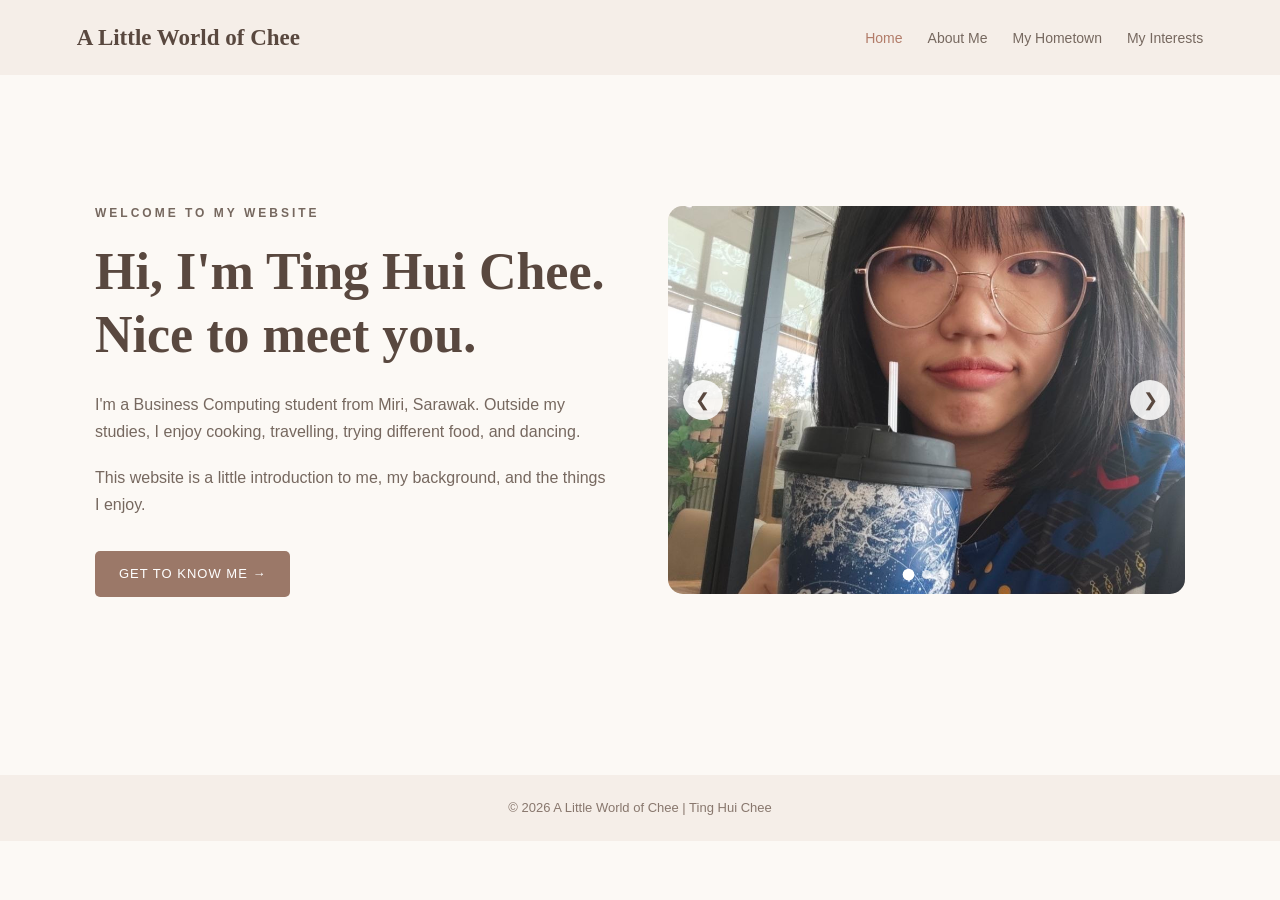
<file: index.html>
<!DOCTYPE html>
<html lang="en">
<head>
    <meta charset="UTF-8">
    <meta name="viewport" content="width=device-width, initial-scale=1.0">
    <title>Home | A Little World of Chee</title>
    <link rel="stylesheet" href="style.css">
</head>
<body>

<header>
    <nav class="navbar">
        <a href="index.html" class="logo">A Little World of Chee</a>
        <ul class="nav-links">
            <li><a href="index.html" class="active">Home</a></li>
            <li><a href="about.html">About Me</a></li>
            <li><a href="hometown.html">My Hometown</a></li>
            <li><a href="interests.html">My Interests</a></li>
        </ul>
    </nav>
</header>

<main>
    <section class="home-section">

        <div class="home-text">
            <p class="welcome">WELCOME TO MY WEBSITE</p>

            <h1>Hi, I'm Ting Hui Chee.<br>Nice to meet you.</h1>

            <p>
                I'm a Business Computing student from Miri, Sarawak.
                Outside my studies, I enjoy cooking, travelling,
                trying different food, and dancing.
            </p>

            <p>
                This website is a little introduction to me,
                my background, and the things I enjoy.
            </p>

            <a href="about.html" class="main-button">
                GET TO KNOW ME →
            </a>
        </div>

        <div class="carousel" data-carousel>

            <div class="carousel-slides">
                <div class="carousel-slide active">
                    <img src="images/myphoto.jpg" alt="A photo of Chee">
                </div>

                <div class="carousel-slide">
                    <img src="images/home2.jpg" alt="Chee's daily life">
                </div>

                <div class="carousel-slide">
                    <img src="images/home3.jpg" alt="A favourite moment">
                </div>
            </div>

            <button class="carousel-btn prev" aria-label="Previous photo">
                &#10094;
            </button>

            <button class="carousel-btn next" aria-label="Next photo">
                &#10095;
            </button>

            <div class="carousel-dots"></div>
        </div>

    </section>
</main>

<footer>
    <p>© 2026 A Little World of Chee | Ting Hui Chee</p>
</footer>

<script src="script.js"></script>
</body>
</html>
</file>
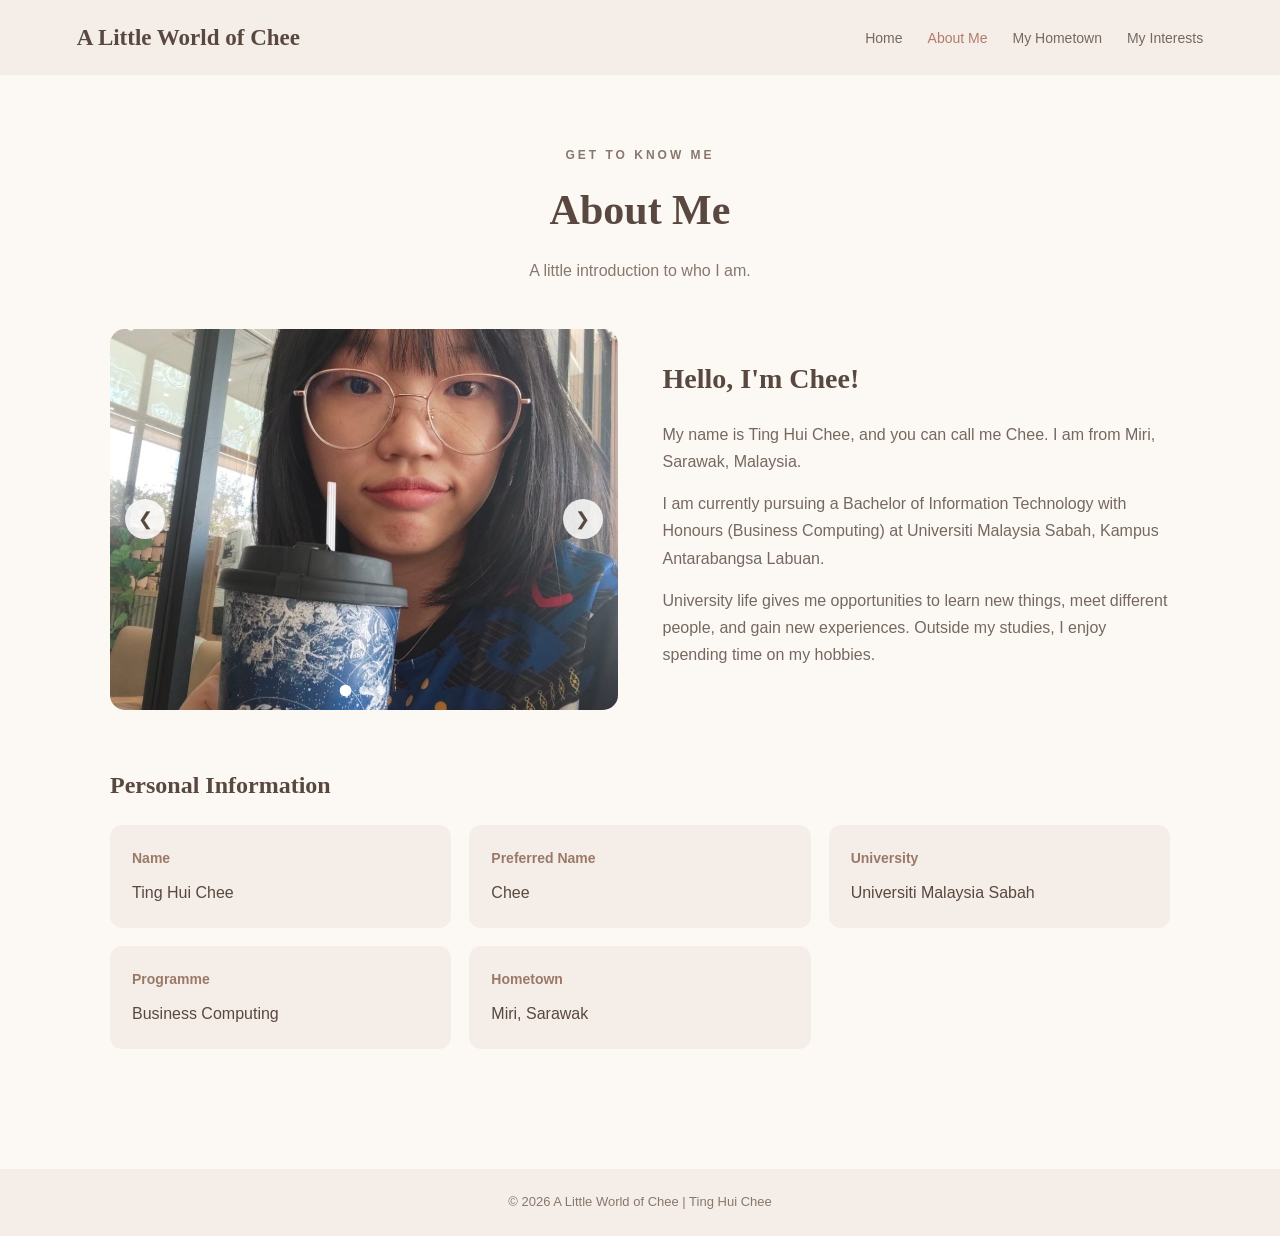
<file: about.html>
<!DOCTYPE html>
<html lang="en">
<head>
    <meta charset="UTF-8">
    <meta name="viewport" content="width=device-width, initial-scale=1.0">
    <title>About Me | A Little World of Chee</title>
    <link rel="stylesheet" href="style.css">
</head>
<body>

<header>
    <nav class="navbar">
        <a href="index.html" class="logo">A Little World of Chee</a>
        <ul class="nav-links">
            <li><a href="index.html">Home</a></li>
            <li><a href="about.html" class="active">About Me</a></li>
            <li><a href="hometown.html">My Hometown</a></li>
            <li><a href="interests.html">My Interests</a></li>
        </ul>
    </nav>
</header>

<main class="page-wrap">

    <section class="page-heading">
        <p class="welcome">GET TO KNOW ME</p>
        <h1>About Me</h1>
        <p>A little introduction to who I am.</p>
    </section>

    <section class="about-content">

        <div class="carousel" data-carousel>

            <div class="carousel-slides">
                <div class="carousel-slide active">
                    <img src="images/myphoto.jpg" alt="Photo of Chee">
                </div>

                <div class="carousel-slide">
                    <img src="images/about2.jpg" alt="University life">
                </div>

                <div class="carousel-slide">
                    <img src="images/about3.jpg" alt="A personal moment">
                </div>
            </div>

            <button class="carousel-btn prev" aria-label="Previous photo">
                &#10094;
            </button>

            <button class="carousel-btn next" aria-label="Next photo">
                &#10095;
            </button>

            <div class="carousel-dots"></div>
        </div>

        <div class="about-text">
            <h2>Hello, I'm Chee!</h2>

            <p>
                My name is Ting Hui Chee, and you can call me Chee.
                I am from Miri, Sarawak, Malaysia.
            </p>

            <p>
                I am currently pursuing a Bachelor of Information
                Technology with Honours (Business Computing) at
                Universiti Malaysia Sabah, Kampus Antarabangsa Labuan.
            </p>

            <p>
                University life gives me opportunities to learn new
                things, meet different people, and gain new experiences.
                Outside my studies, I enjoy spending time on my hobbies.
            </p>
        </div>

    </section>

    <section class="info-section">
        <h2>Personal Information</h2>

        <div class="info-grid">
            <div class="info-card">
                <h3>Name</h3>
                <p>Ting Hui Chee</p>
            </div>

            <div class="info-card">
                <h3>Preferred Name</h3>
                <p>Chee</p>
            </div>

            <div class="info-card">
                <h3>University</h3>
                <p>Universiti Malaysia Sabah</p>
            </div>

            <div class="info-card">
                <h3>Programme</h3>
                <p>Business Computing</p>
            </div>

            <div class="info-card">
                <h3>Hometown</h3>
                <p>Miri, Sarawak</p>
            </div>
        </div>
    </section>

</main>

<footer>
    <p>© 2026 A Little World of Chee | Ting Hui Chee</p>
</footer>

<script src="script.js"></script>
</body>
</html>
</file>
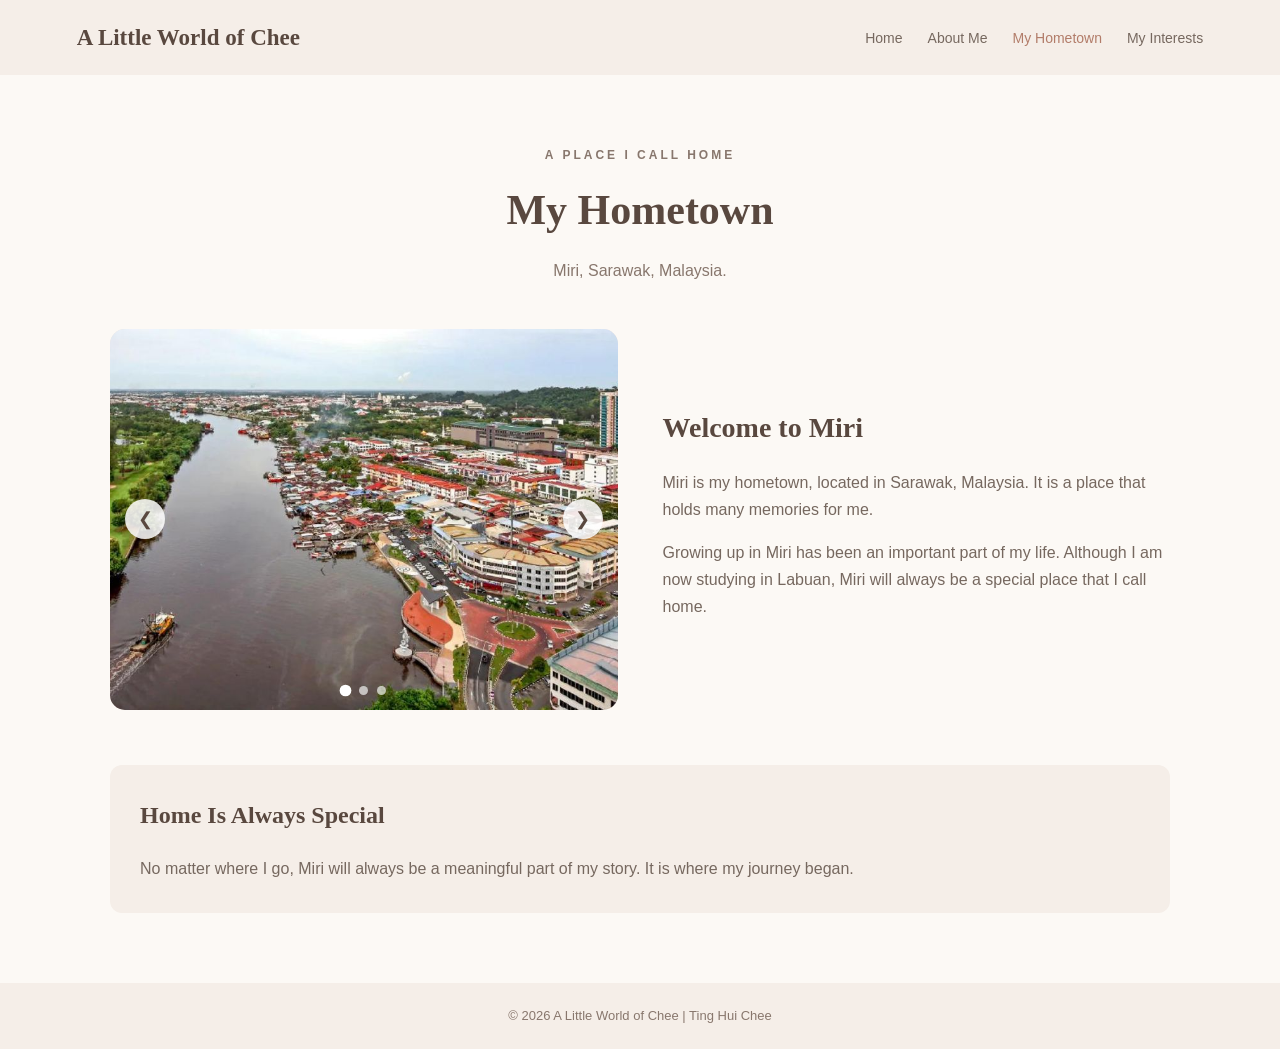
<file: hometown.html>
<!DOCTYPE html>
<html lang="en">
<head>
    <meta charset="UTF-8">
    <meta name="viewport" content="width=device-width, initial-scale=1.0">
    <title>My Hometown | A Little World of Chee</title>
    <link rel="stylesheet" href="style.css">
</head>
<body>

<header>
    <nav class="navbar">
        <a href="index.html" class="logo">A Little World of Chee</a>
        <ul class="nav-links">
            <li><a href="index.html">Home</a></li>
            <li><a href="about.html">About Me</a></li>
            <li><a href="hometown.html" class="active">My Hometown</a></li>
            <li><a href="interests.html">My Interests</a></li>
        </ul>
    </nav>
</header>

<main class="page-wrap">

    <section class="page-heading">
        <p class="welcome">A PLACE I CALL HOME</p>
        <h1>My Hometown</h1>
        <p>Miri, Sarawak, Malaysia.</p>
    </section>

    <section class="hometown-content">

        <div class="carousel" data-carousel>

            <div class="carousel-slides">
                <div class="carousel-slide active">
                    <img src="images/miri1.jpg" alt="A view of Miri">
                </div>

                <div class="carousel-slide">
                    <img src="images/miri2.jpg" alt="Scenery in Miri">
                </div>

                <div class="carousel-slide">
                    <img src="images/miri3.jpg" alt="Places in Miri">
                </div>
            </div>

            <button class="carousel-btn prev" aria-label="Previous photo">
                &#10094;
            </button>

            <button class="carousel-btn next" aria-label="Next photo">
                &#10095;
            </button>

            <div class="carousel-dots"></div>
        </div>

        <div class="hometown-text">
            <h2>Welcome to Miri</h2>

            <p>
                Miri is my hometown, located in Sarawak, Malaysia.
                It is a place that holds many memories for me.
            </p>

            <p>
                Growing up in Miri has been an important part of my
                life. Although I am now studying in Labuan, Miri will
                always be a special place that I call home.
            </p>
        </div>

    </section>

    <section class="hometown-note">
        <h2>Home Is Always Special</h2>

        <p>
            No matter where I go, Miri will always be a meaningful
            part of my story. It is where my journey began.
        </p>
    </section>

</main>

<footer>
    <p>© 2026 A Little World of Chee | Ting Hui Chee</p>
</footer>

<script src="script.js"></script>
</body>
</html>
</file>
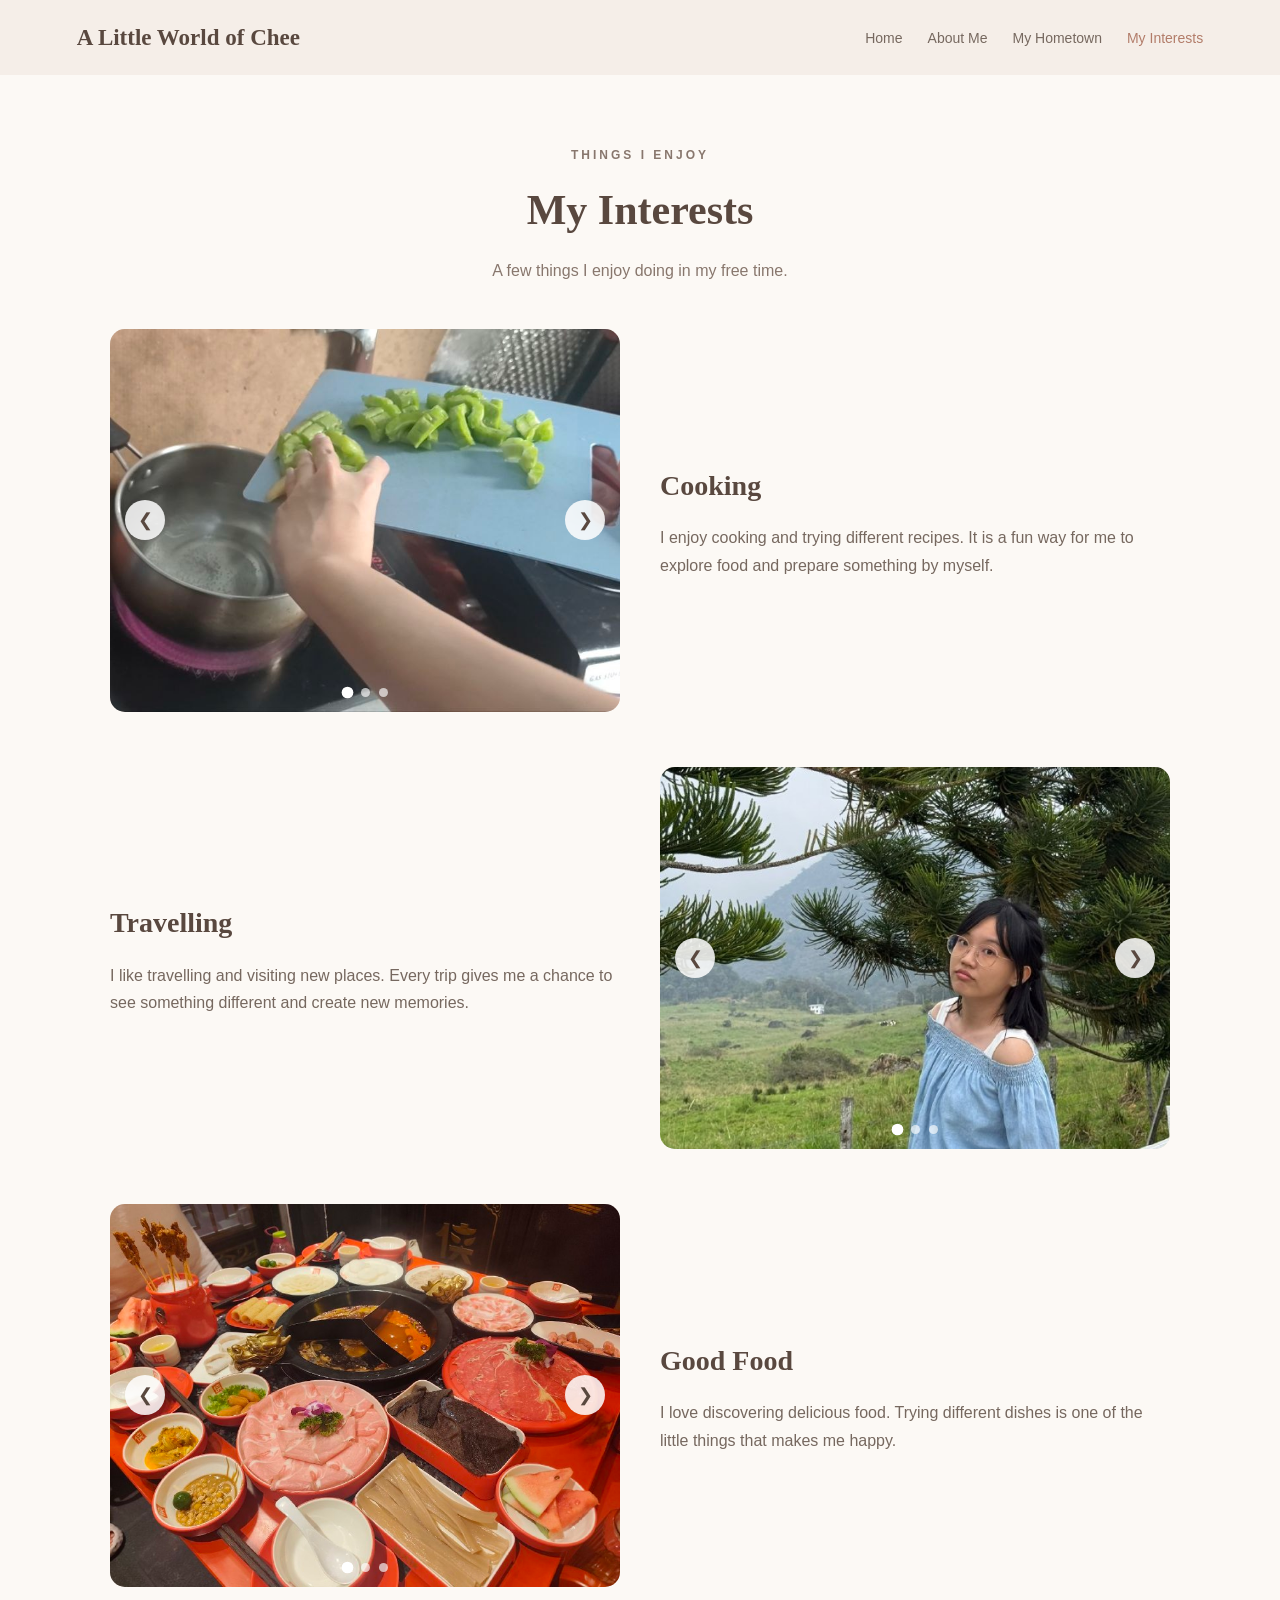
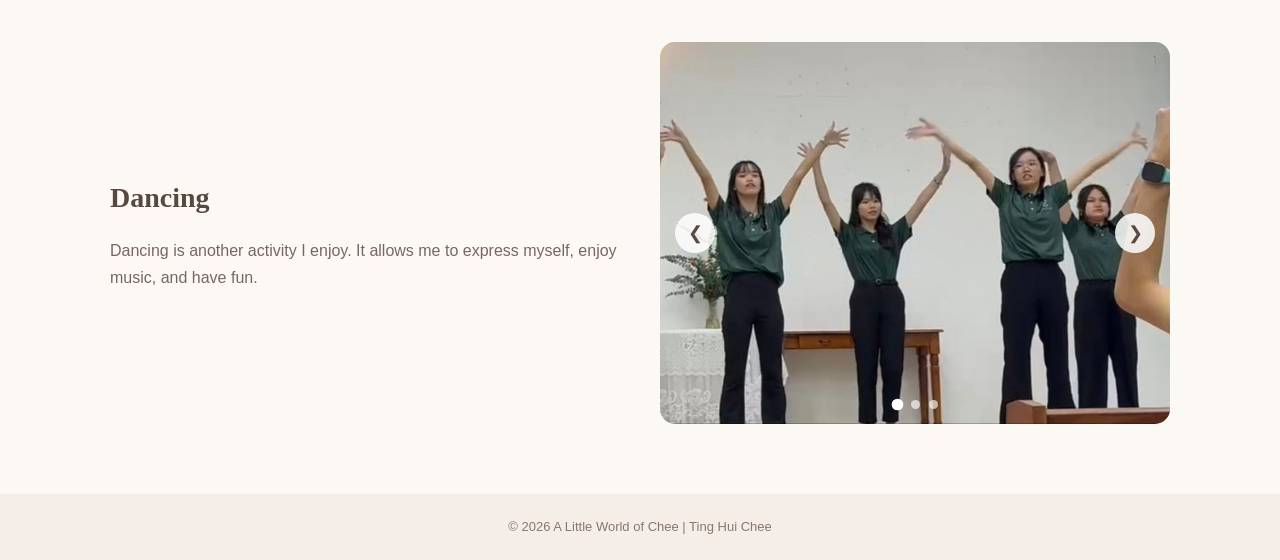
<file: interests.html>
<!DOCTYPE html>
<html lang="en">
<head>
    <meta charset="UTF-8">
    <meta name="viewport" content="width=device-width, initial-scale=1.0">
    <title>My Interests | A Little World of Chee</title>
    <link rel="stylesheet" href="style.css">
</head>
<body>

<header>
    <nav class="navbar">
        <a href="index.html" class="logo">A Little World of Chee</a>
        <ul class="nav-links">
            <li><a href="index.html">Home</a></li>
            <li><a href="about.html">About Me</a></li>
            <li><a href="hometown.html">My Hometown</a></li>
            <li><a href="interests.html" class="active">My Interests</a></li>
        </ul>
    </nav>
</header>

<main class="page-wrap">

    <section class="page-heading">
        <p class="welcome">THINGS I ENJOY</p>
        <h1>My Interests</h1>
        <p>A few things I enjoy doing in my free time.</p>
    </section>

    <section class="interest-list">

        <article class="interest-item">
            <div class="carousel" data-carousel>
                <div class="carousel-slides">
                    <div class="carousel-slide active">
                        <img src="images/cooking.jpg" alt="Cooking">
                    </div>
                    <div class="carousel-slide">
                        <img src="images/cooking2.jpg" alt="Home cooking">
                    </div>
                    <div class="carousel-slide">
                        <img src="images/cooking3.jpg" alt="Food preparation">
                    </div>
                </div>
                <button class="carousel-btn prev" aria-label="Previous photo">&#10094;</button>
                <button class="carousel-btn next" aria-label="Next photo">&#10095;</button>
                <div class="carousel-dots"></div>
            </div>

            <div class="interest-text">
                <h2>Cooking</h2>
                <p>
                    I enjoy cooking and trying different recipes.
                    It is a fun way for me to explore food and
                    prepare something by myself.
                </p>
            </div>
        </article>

        <article class="interest-item">
            <div class="carousel" data-carousel>
                <div class="carousel-slides">
                    <div class="carousel-slide active">
                        <img src="images/travelling.jpg" alt="Travelling">
                    </div>
                    <div class="carousel-slide">
                        <img src="images/travelling2.jpg" alt="Travel destination">
                    </div>
                    <div class="carousel-slide">
                        <img src="images/travelling3.jpg" alt="Travel memories">
                    </div>
                </div>
                <button class="carousel-btn prev" aria-label="Previous photo">&#10094;</button>
                <button class="carousel-btn next" aria-label="Next photo">&#10095;</button>
                <div class="carousel-dots"></div>
            </div>

            <div class="interest-text">
                <h2>Travelling</h2>
                <p>
                    I like travelling and visiting new places.
                    Every trip gives me a chance to see something
                    different and create new memories.
                </p>
            </div>
        </article>

        <article class="interest-item">
            <div class="carousel" data-carousel>
                <div class="carousel-slides">
                    <div class="carousel-slide active">
                        <img src="images/food.jpg" alt="Delicious food">
                    </div>
                    <div class="carousel-slide">
                        <img src="images/food2.jpg" alt="Favourite dish">
                    </div>
                    <div class="carousel-slide">
                        <img src="images/food3.jpg" alt="Food discovery">
                    </div>
                </div>
                <button class="carousel-btn prev" aria-label="Previous photo">&#10094;</button>
                <button class="carousel-btn next" aria-label="Next photo">&#10095;</button>
                <div class="carousel-dots"></div>
            </div>

            <div class="interest-text">
                <h2>Good Food</h2>
                <p>
                    I love discovering delicious food.
                    Trying different dishes is one of the little
                    things that makes me happy.
                </p>
            </div>
        </article>

        <article class="interest-item">
            <div class="carousel" data-carousel>
                <div class="carousel-slides">
                    <div class="carousel-slide active">
                        <img src="images/dancing.jpg" alt="Dancing">
                    </div>
                    <div class="carousel-slide">
                        <img src="images/dancing2.jpg" alt="Dance practice">
                    </div>
                    <div class="carousel-slide">
                        <img src="images/dancing3.jpg" alt="Dance performance">
                    </div>
                </div>
                <button class="carousel-btn prev" aria-label="Previous photo">&#10094;</button>
                <button class="carousel-btn next" aria-label="Next photo">&#10095;</button>
                <div class="carousel-dots"></div>
            </div>

            <div class="interest-text">
                <h2>Dancing</h2>
                <p>
                    Dancing is another activity I enjoy.
                    It allows me to express myself, enjoy music,
                    and have fun.
                </p>
            </div>
        </article>

    </section>

</main>

<footer>
    <p>© 2026 A Little World of Chee | Ting Hui Chee</p>
</footer>

<script src="script.js"></script>
</body>
</html>
</file>
<file: style.css>
/* GENERAL SETTINGS */

* {
    margin: 0;
    padding: 0;
    box-sizing: border-box;
}

body {
    font-family: Arial, sans-serif;
    background-color: #fcf9f5;
    color: #59483f;
    line-height: 1.7;
}

img {
    display: block;
    max-width: 100%;
}

a {
    text-decoration: none;
    color: inherit;
}

/* NAVIGATION BAR */

header {
    background-color: #f5eee8;
    padding: 18px 6%;
}

.navbar {
    display: flex;
    justify-content: space-between;
    align-items: center;
    gap: 20px;
}

.logo {
    font-family: Georgia, serif;
    font-size: 23px;
    color: #59483f;
    font-weight: bold;
}

.nav-links {
    display: flex;
    list-style: none;
    gap: 25px;
}

.nav-links a {
    color: #76685f;
    font-size: 14px;
    transition: 0.3s;
}

.nav-links a:hover,
.nav-links a.active {
    color: #b27c69;
}

/* HOME PAGE */

.home-section {
    max-width: 1150px;
    min-height: 650px;
    margin: auto;
    padding: 70px 30px;
    display: grid;
    grid-template-columns: 1fr 1fr;
    align-items: center;
    gap: 55px;
}

.home-text h1 {
    font-family: Georgia, serif;
    font-size: 52px;
    line-height: 1.2;
    margin: 15px 0 25px;
    color: #59483f;
}

.home-text p {
    color: #76685f;
    margin-bottom: 18px;
}

.welcome {
    color: #b27c69;
    font-size: 12px;
    letter-spacing: 3px;
    font-weight: bold;
}

.main-button {
    display: inline-block;
    margin-top: 15px;
    padding: 12px 24px;
    background-color: #9b7868;
    color: white;
    border-radius: 5px;
    font-size: 13px;
    letter-spacing: 1px;
    transition: 0.3s;
}

.main-button:hover {
    background-color: #76594c;
}

/* INNER PAGES */

.page-wrap {
    max-width: 1100px;
    margin: 50px auto;
    padding: 20px;
}

.page-heading {
    text-align: center;
    margin-bottom: 45px;
}

.page-heading h1 {
    font-family: Georgia, serif;
    font-size: 42px;
    color: #59483f;
    margin: 10px 0;
}

.page-heading p {
    color: #88776d;
}

.about-content,
.hometown-content {
    display: grid;
    grid-template-columns: 1fr 1fr;
    align-items: center;
    gap: 45px;
    margin-bottom: 55px;
}

.about-text h2,
.hometown-text h2 {
    font-family: Georgia, serif;
    color: #59483f;
    font-size: 28px;
    margin-bottom: 18px;
}

.about-text p,
.hometown-text p {
    color: #76685f;
    margin-bottom: 15px;
}

.info-section {
    margin-top: 50px;
    margin-bottom: 50px;
}

.info-section h2,
.hometown-note h2 {
    font-family: Georgia, serif;
    color: #59483f;
    margin-bottom: 20px;
}

.info-grid {
    display: grid;
    grid-template-columns: repeat(3, 1fr);
    gap: 18px;
}

.info-card {
    background-color: #f5eee8;
    border-radius: 12px;
    padding: 22px;
}

.info-card h3 {
    color: #9a7969;
    font-size: 14px;
    margin-bottom: 8px;
}

.info-card p {
    color: #59483f;
}

/* HOMETOWN PAGE */

.hometown-note {
    background-color: #f5eee8;
    padding: 30px;
    border-radius: 12px;
    margin-top: 45px;
}

.hometown-note p {
    color: #76685f;
}

/* INTERESTS PAGE */

.interest-list {
    display: flex;
    flex-direction: column;
    gap: 55px;
}

.interest-item {
    display: grid;
    grid-template-columns: 1fr 1fr;
    align-items: center;
    gap: 40px;
}

.interest-item:nth-child(even) .carousel {
    order: 2;
}

.interest-text h2 {
    font-family: Georgia, serif;
    font-size: 28px;
    color: #59483f;
    margin-bottom: 15px;
}

.interest-text p {
    color: #76685f;
}

/* PHOTO CAROUSEL */

.carousel {
    position: relative;
    width: 100%;
    overflow: hidden;
    border-radius: 15px;
    background-color: #eee5dc;
}

.carousel-slides {
    position: relative;
    width: 100%;
    aspect-ratio: 4 / 3;
}

.carousel-slide {
    position: absolute;
    inset: 0;
    opacity: 0;
    visibility: hidden;
    transition: opacity 0.7s ease;
}

.carousel-slide.active {
    opacity: 1;
    visibility: visible;
}

.carousel-slide img {
    width: 100%;
    height: 100%;
    object-fit: cover;
}

/* PREVIOUS AND NEXT BUTTONS */

.carousel-btn {
    position: absolute;
    top: 50%;
    transform: translateY(-50%);
    width: 40px;
    height: 40px;
    border: none;
    border-radius: 50%;
    background-color: rgba(255, 255, 255, 0.85);
    color: #59483f;
    font-size: 18px;
    cursor: pointer;
    z-index: 5;
    transition: 0.3s;
}

.carousel-btn:hover {
    background-color: #9b7868;
    color: white;
}

.carousel-btn.prev {
    left: 15px;
}

.carousel-btn.next {
    right: 15px;
}

/* CAROUSEL DOTS */

.carousel-dots {
    position: absolute;
    bottom: 15px;
    left: 0;
    right: 0;
    display: flex;
    justify-content: center;
    gap: 9px;
    z-index: 5;
}

.carousel-dot {
    width: 9px;
    height: 9px;
    border: none;
    border-radius: 50%;
    background-color: rgba(255, 255, 255, 0.65);
    cursor: pointer;
    transition: 0.3s;
}

.carousel-dot.active {
    background-color: white;
    transform: scale(1.3);
}

/* FOOTER */

footer {
    background-color: #f5eee8;
    text-align: center;
    padding: 22px;
    color: #88776d;
    font-size: 13px;
    margin-top: 50px;
}

/* MOBILE RESPONSIVE DESIGN */

@media (max-width: 768px) {

    .navbar {
        flex-direction: column;
    }

    .nav-links {
        justify-content: center;
        flex-wrap: wrap;
        gap: 12px 18px;
    }

    .home-section {
        grid-template-columns: 1fr;
        padding: 45px 22px;
        gap: 35px;
    }

    .home-text h1 {
        font-size: 38px;
    }

    .about-content,
    .hometown-content,
    .interest-item {
        grid-template-columns: 1fr;
    }

    .interest-item:nth-child(even) .carousel {
        order: 0;
    }

    .info-grid {
        grid-template-columns: repeat(2, 1fr);
    }

    .page-heading h1 {
        font-size: 34px;
    }

    .carousel-btn {
        width: 34px;
        height: 34px;
        font-size: 15px;
    }
}

@media (max-width: 450px) {

    .logo {
        font-size: 20px;
    }

    .info-grid {
        grid-template-columns: 1fr;
    }

    .page-wrap {
        padding: 15px;
    }
}
</file>
